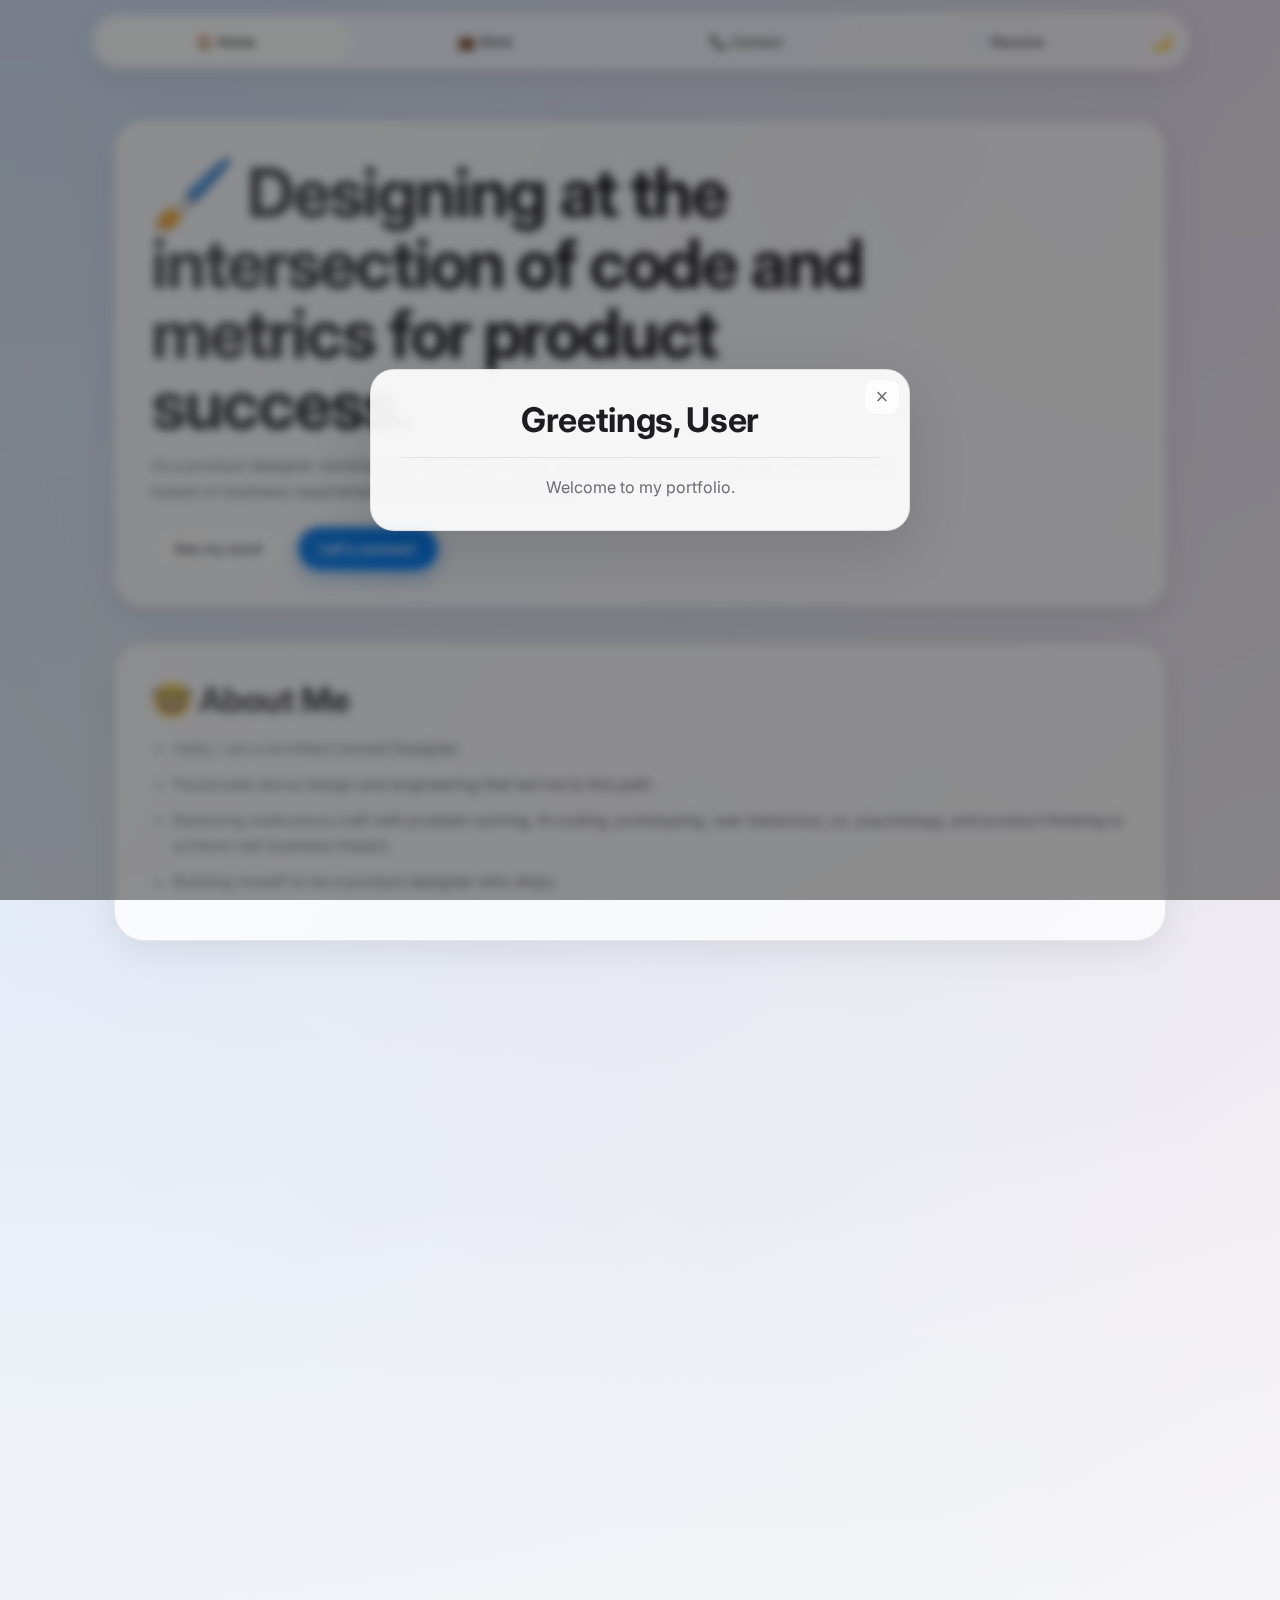
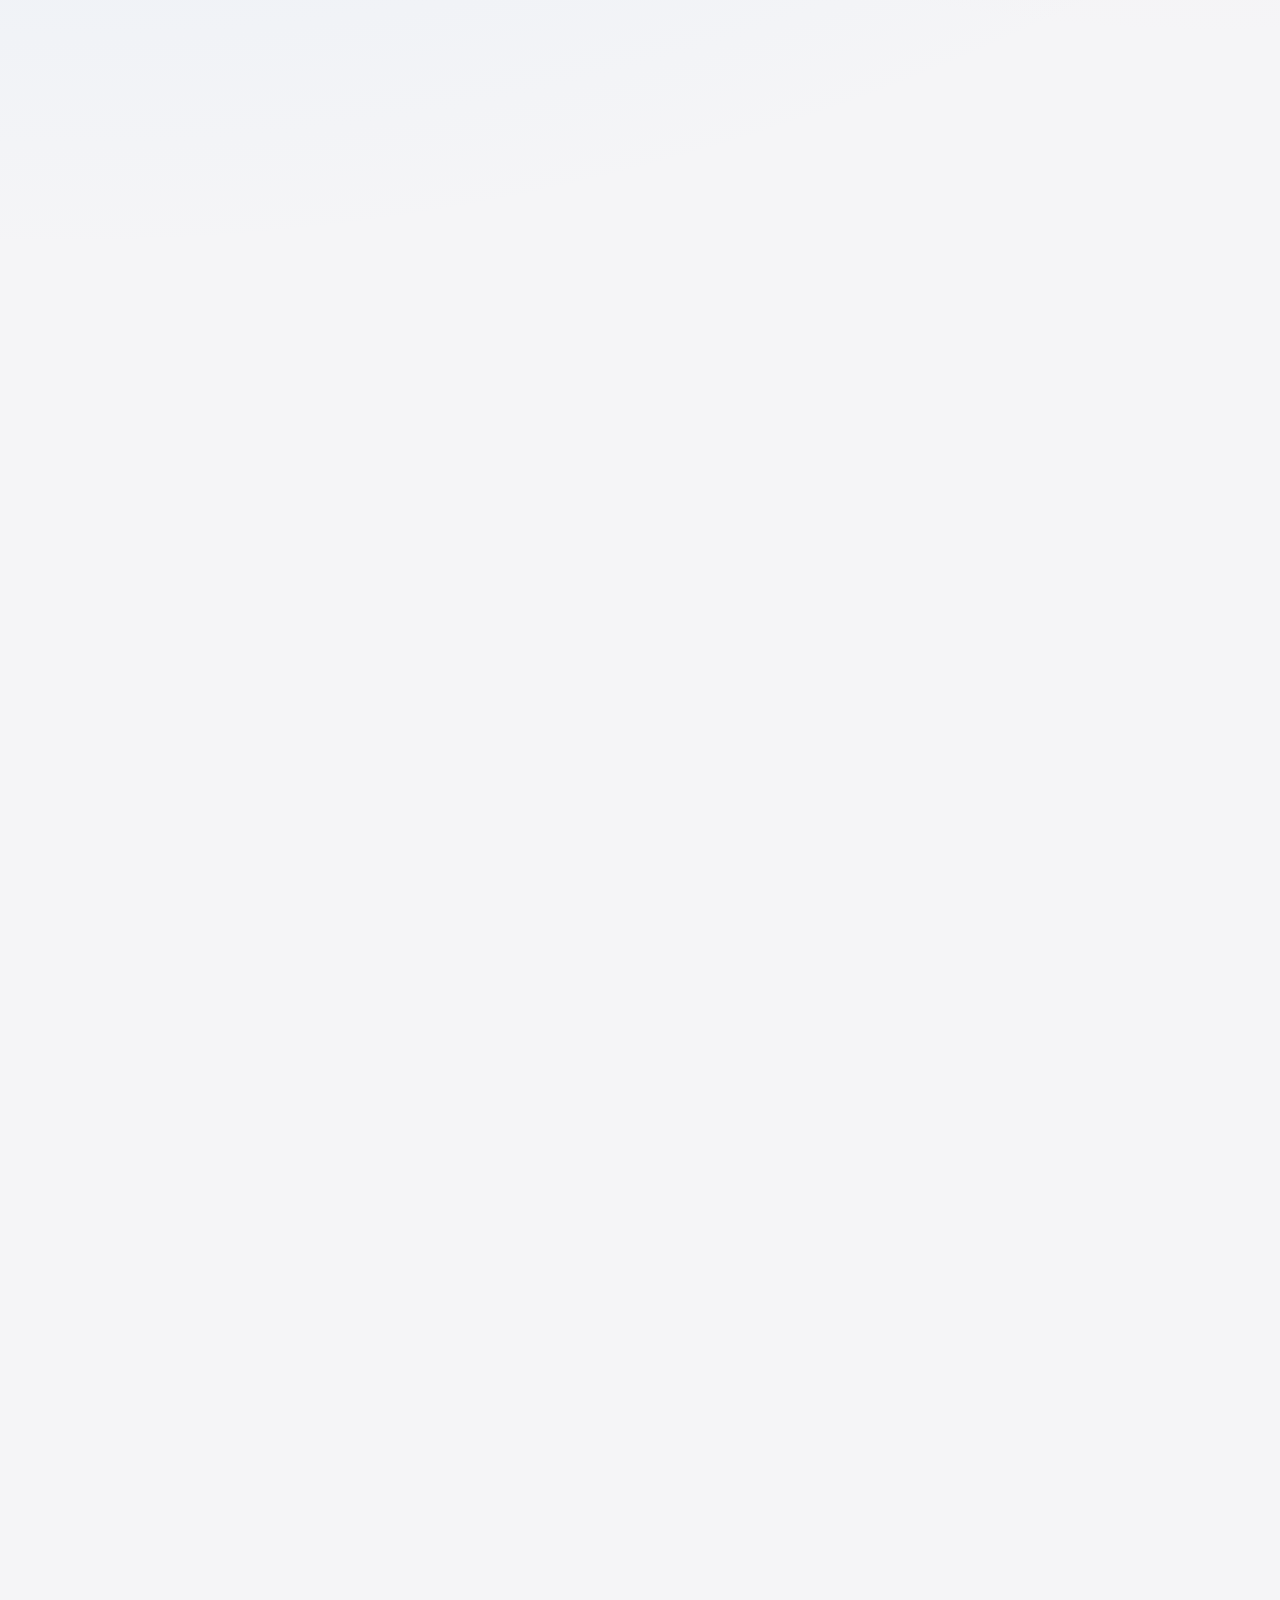
<file: index.html>
<!doctype html>
<html lang="en">
  <head>
    <meta charset="utf-8" />
    <meta name="viewport" content="width=device-width, initial-scale=1" />
    <title> Jatin Davis</title>
    <meta name="description" content="Product designer portfolio." />
    <!-- Preconnect improves font loading performance. -->
    <link rel="preconnect" href="https://fonts.googleapis.com" />
    <link rel="preconnect" href="https://fonts.gstatic.com" crossorigin />
    <!-- Primary typeface used throughout the design. -->
    <link
      href="https://fonts.googleapis.com/css2?family=Inter:wght@400;500;600&display=swap"
      rel="stylesheet"
    />
    <!-- Favicon for the browser tab. -->
    <link rel="icon" type="image/png" href="assets/Group 2.png" />
    <!-- Main stylesheet for layout, typography, and components. -->
    <link rel="stylesheet" href="css/styles.css" />
  </head>
  <body>
    <!-- Page wrapper keeps content centered to the Figma frame width. -->
    <div class="page" data-node-id="22383:868">
      <!-- Fixed primary navigation. -->
      <nav class="site-nav" aria-label="Primary">
            <button class="nav-toggle" type="button" aria-label="Open menu">🍔</button>
        <a class="nav-item nav-item--active" href="#home">🏠 Home</a>
        <a class="nav-item" href="#projects">💼 Work</a>  
        <a class="nav-item" href="#contact">📞 Contact</a>
        <a class="nav-item" href="#resume">📄 Resume</a>
        <button class="theme-toggle" type="button" aria-label="Toggle dark mode" aria-pressed="false">☀️</button>
      </nav>

      <!-- Hero section with headline, supporting copy, and primary actions. -->
      <section id="home" class="hero">
        <div class="hero-copy">
          <h1>🖌️ Designing at the intersection of code and metrics for product success.</h1>
          <p>
            As a product designer working in an AI startup, i understand how important shipping critical
            features based on business requirement is for a product’s success.
          </p>
        </div>
        <div class="button-group">
          <a class="btn btn--subtle" href="#projects">See my work</a>
          <!-- Anchor styled as button to jump to the contact form. -->
          <a class="btn btn--primary" href="#contact">Let's connect</a>
        </div>
      </section>

      <!-- About section with bullet list matching the design. -->
      <section id="about" class="about">
        <h2> 🤓 About Me</h2>
        <ul>
          <li>Hello, i am a Architect turned Designer.</li>
          <li>
            Passionate about design and engineering that led me to this path.
          </li>
          <li>
            Balancing meticulous craft with problem solving, AI coding,
            prototyping, user behaviour, ux, psychology, and product thinking to
            achieve real business impact.
          </li>
          <li>
            Building myself to be a product designer who ships.
          </li>
        </ul>
      </section>

      <!-- Work experience split layout: heading on the left, items on the right. -->
      <section id="work" class="split">
        <h2> 💼 Work Experience</h2>
        <div class="split-list">
          <article class="experience">
            <div class="experience-meta">
              <h3>Cardtree AI, Bangaluru.</h3>
              <span>Product designer, 2 months</span>
            </div>
            <p>Cardtree is a digital bio and AI twin startup. Here, i am working end to end on the 0 to 1 product features for cardtree ai.</p>
          </article>
          <article class="experience">
            <div class="experience-meta">
              <h3>Quilo chrome extension/ F1 Youtube channel, Bangaluru.</h3>
              <span>Product designer, developer, content creator, 5 months</span>
            </div>
            <p>After 2+ years at maruti suzuki , i wanted to move to bangalore and test AI tools. i Built my own product, Quilo chrome entension with AI and laucnhed it on google chrome webstore that had 600+ users and i also built my youtube channel with 1 million+ views.</p>
          </article>
          <article class="experience">
            <div class="experience-meta">
              <h3>Maruti Suzuki, Gurugram.</h3>
              <span>Product designer, 2.2 years</span>
            </div>
            <p>At Maruti Suzuki i was working on the next generation of In - vehicle infotainment systems for Maruti Suzuki cars.</p>
          </article>
          <article class="experience">  
            <div class="experience-meta">
              <h3>Accurate & Associates pvt ltd, New Delhi.</h3>
              <span>Junior architect, 1 year</span>
            </div>
            <p>At Accurate & Associates Pvt Ltd, i was working on the Architecture design and construction drawings of housing projects in Haridwar.</p>
          </article>
          <article class="experience">  
            <div class="experience-meta">
              <h3>Colliers International, New Delhi.</h3>
              <span>Assistant architect, 6 months</span>
            </div>
            <p>At Colliers international, i was working on the Adani Smasara housing project in Gurugram. where i was working on the construction drawings for the project that were implemented in the housing project. </p>
          </article>
        </div>
      </section>

      <!-- Projects split layout mirrors the work experience structure. -->
      <section id="projects" class="split">
        <h2> 🛠️ Projects</h2>
        <div class="split-list">
          <article class="experience">
            <div class="experience-meta">
              <h3><a class="project-link" href="projects/cardtree-ai.html">Cardtree AI ➡️</a></h3>
              <span>Product design and Visual design.</span>
            </div>
            <p>Worked on the end to end product features for cardtree ai from onboarding to visual design work for the AI twin of Cardtree AI. </p>
          </article>
          <article class="experience">
            <div class="experience-meta">
              <h3><a class="project-link" href="projects/quilo-chrome-extension.html">Quilo chrome ext ➡️</a></h3>
              <span>Product designer and developer.</span>
            </div>
            <p>Designed and developed a chrome extension launched on google webstore that has 600+ users.</p>
          </article>
          <article class="experience">
            <div class="experience-meta">
              <h3><a class="project-link" href="projects/youtube-channel.html">Youtube channel with 1 million+ views ➡️</a></h3>
              <span>Video editing and content creation.</span>
            </div>
            <p>Built a 1 million+ youtube channel from scratch on a channel focused on Formula 1 and motorsport.</p>
          </article>
          <article class="experience">
            <div class="experience-meta">
              <h3><a class="project-link" href="projects/smart-play-pro-x.html">Smart Play pro X, Maruti Suzuki ➡️</a></h3>
              <span>UX design, User flows, high fidelity design, design system. </span>
            </div>
            <p>The Infotainment system debuted with the launch of the Maruti Suzuki Victoris in india and it will be launched in japanese and european variants around the world.</p>
          </article>
          <article class="experience">
            <div class="experience-meta">
              <h3><a class="project-link" href="projects/u3k-instrument-cluster.html">U3K Instrument cluster, Maruti Suzuki ➡️</a></h3>
              <span> Ux design and visual design. </span>
            </div>
            <p>The Infotainment system debuted with the launch of the Maruti Suzuki Victoris in india and it will be launched in japanese and european variants around the world.</p>
          </article>
        </div>
      </section>

 <!-- Education split layout: heading on the left, items on the right. -->
      <section id="education" class="split">
        <h2> 📖 Education</h2>
        <div class="split-list">
          <article class="education-item">
            <div class="education-meta">
              <h3>Jamia Millia Islamia, New Delhi.</h3>
              <span>Master in design, product design</span>
            </div>
            <p>I did my masters in design, product design from Jamia Millia Islamia, New Delhi. Got placed in Maruti Suzuki as a product desginer. Had privilege of learning from the best teachers in the industry, including Lalit kumar das, Naveen Rampal and Jatin Bhatt. </p>
          </article>
          <article class="education-item">
            <div class="education-meta">
              <h3>Guru Gobind Singh Indraprastha University, New Delhi.</h3>
              <span>Bachelor of Architecture, architecture design</span>
            </div>
            <p>I did my bachelors in architecture from Indraprashtha university and specialised in architecture design and tools such as revit, Autocad, sketchup, lumion and vray for rendering</p>
          </article>
          <article class="education-item">
            <div class="education-meta">
              <h3>St. Columba's school, New Delhi.</h3>
              <span>PCM and engineering drawing.</span>
            </div>
            <p>I took Physics, chemistry, maths with engineering drawing as my major subjects and got 86.4% in my 12th board exams.</p>
        </div>
      </section>

      <!-- Contact section with a simple mailto form. -->
      <section id="contact" class="contact">
        <h2>✉️ Contact</h2>
        <form
          class="contact-form"
          name="contact"
          method="post"
          data-netlify="true"
          data-netlify-honeypot="bot-field"
        >
          <input type="hidden" name="form-name" value="contact" />
          <p style="display: none;">
            <label>
              Don’t fill this out:
              <input name="bot-field" />
            </label>
          </p>
          <label>
            <span>Name</span>
            <input type="text" name="name" placeholder="Type your name" required />
          </label>
          <label>
            <span>Email</span>
            <input type="email" name="email" placeholder="Type your email" required />
          </label>
          <label>
            <span>Message</span>
            <textarea name="message" rows="4" placeholder="Type your message" required></textarea>
          </label>
          <div class="form-actions">
            <button class="btn btn--primary" type="submit">Submit</button>
          </div>
        </form>
      </section>

      <!-- Footer includes attribution and contact links. -->
      <footer class="site-footer" id="resume">
        <p>Thought, designed & coded by me with ❤️.</p>
        <div class="footer-links">
          <a href="https://www.linkedin.com/in/jatin-davis-b5a256136/" rel="noreferrer" target="_blank"
            >Linkedin</a
          >
          <a href="#resume">Resume</a>
          <span>8920152733</span>
          <a href="https://www.youtube.com" rel="noreferrer" target="_blank"
            >Youtube channel</a
          >
          <a href="mailto:jatindavis5@gmail.com">jatindavis5@gmail.com</a>
        </div>
      </footer>
    </div>

    <div class="welcome-modal" role="dialog" aria-modal="true" aria-labelledby="welcome-title" aria-hidden="true">
      <div class="welcome-modal__backdrop" data-modal-close></div>
      <div class="welcome-modal__card" role="document">
        <button class="welcome-modal__close" type="button" aria-label="Close welcome message" data-modal-close>
          ×
        </button>
        <h2 id="welcome-title">Greetings, User</h2>
        <div class="welcome-modal__rule" aria-hidden="true"></div>
        <p>Welcome to my portfolio.</p>
      </div>
    </div>

    <!-- Minimal JS enhancement hook. -->
    <script src="js/main.js"></script>
  </body>
</html>
</file>
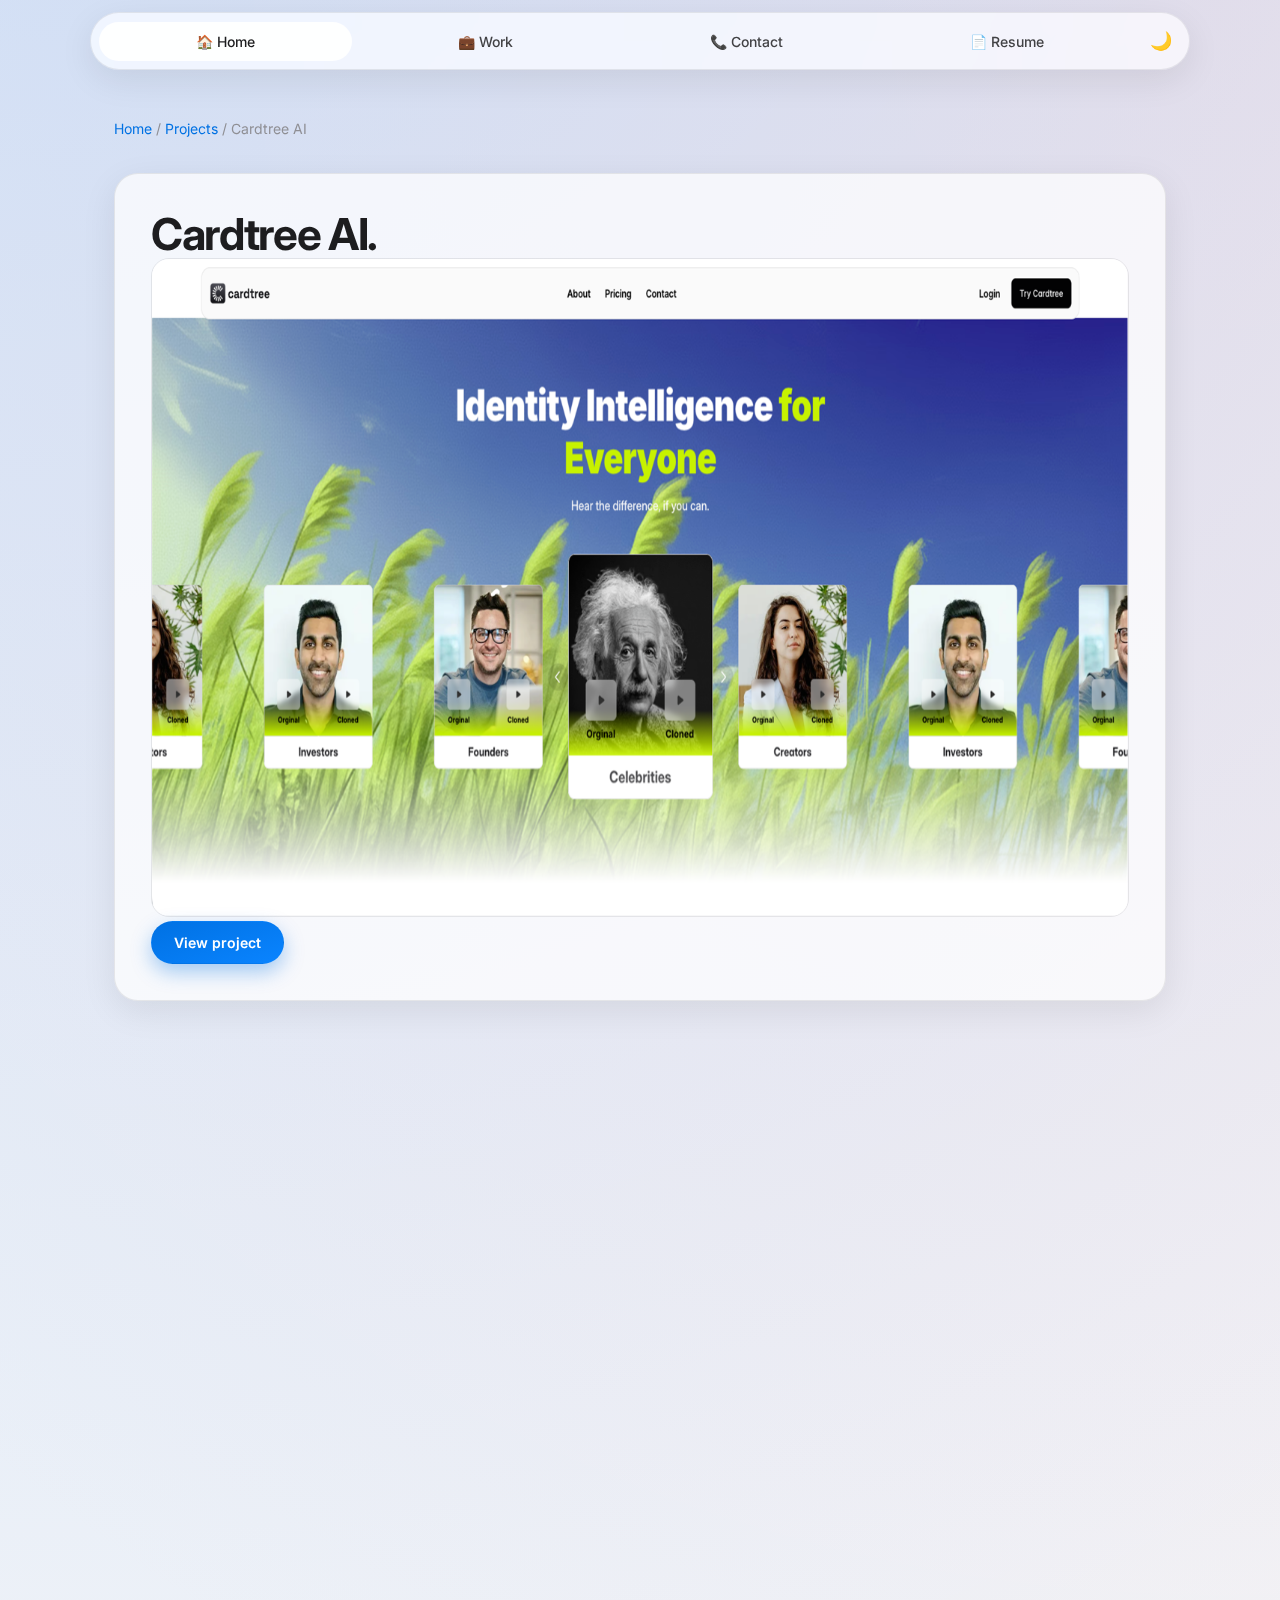
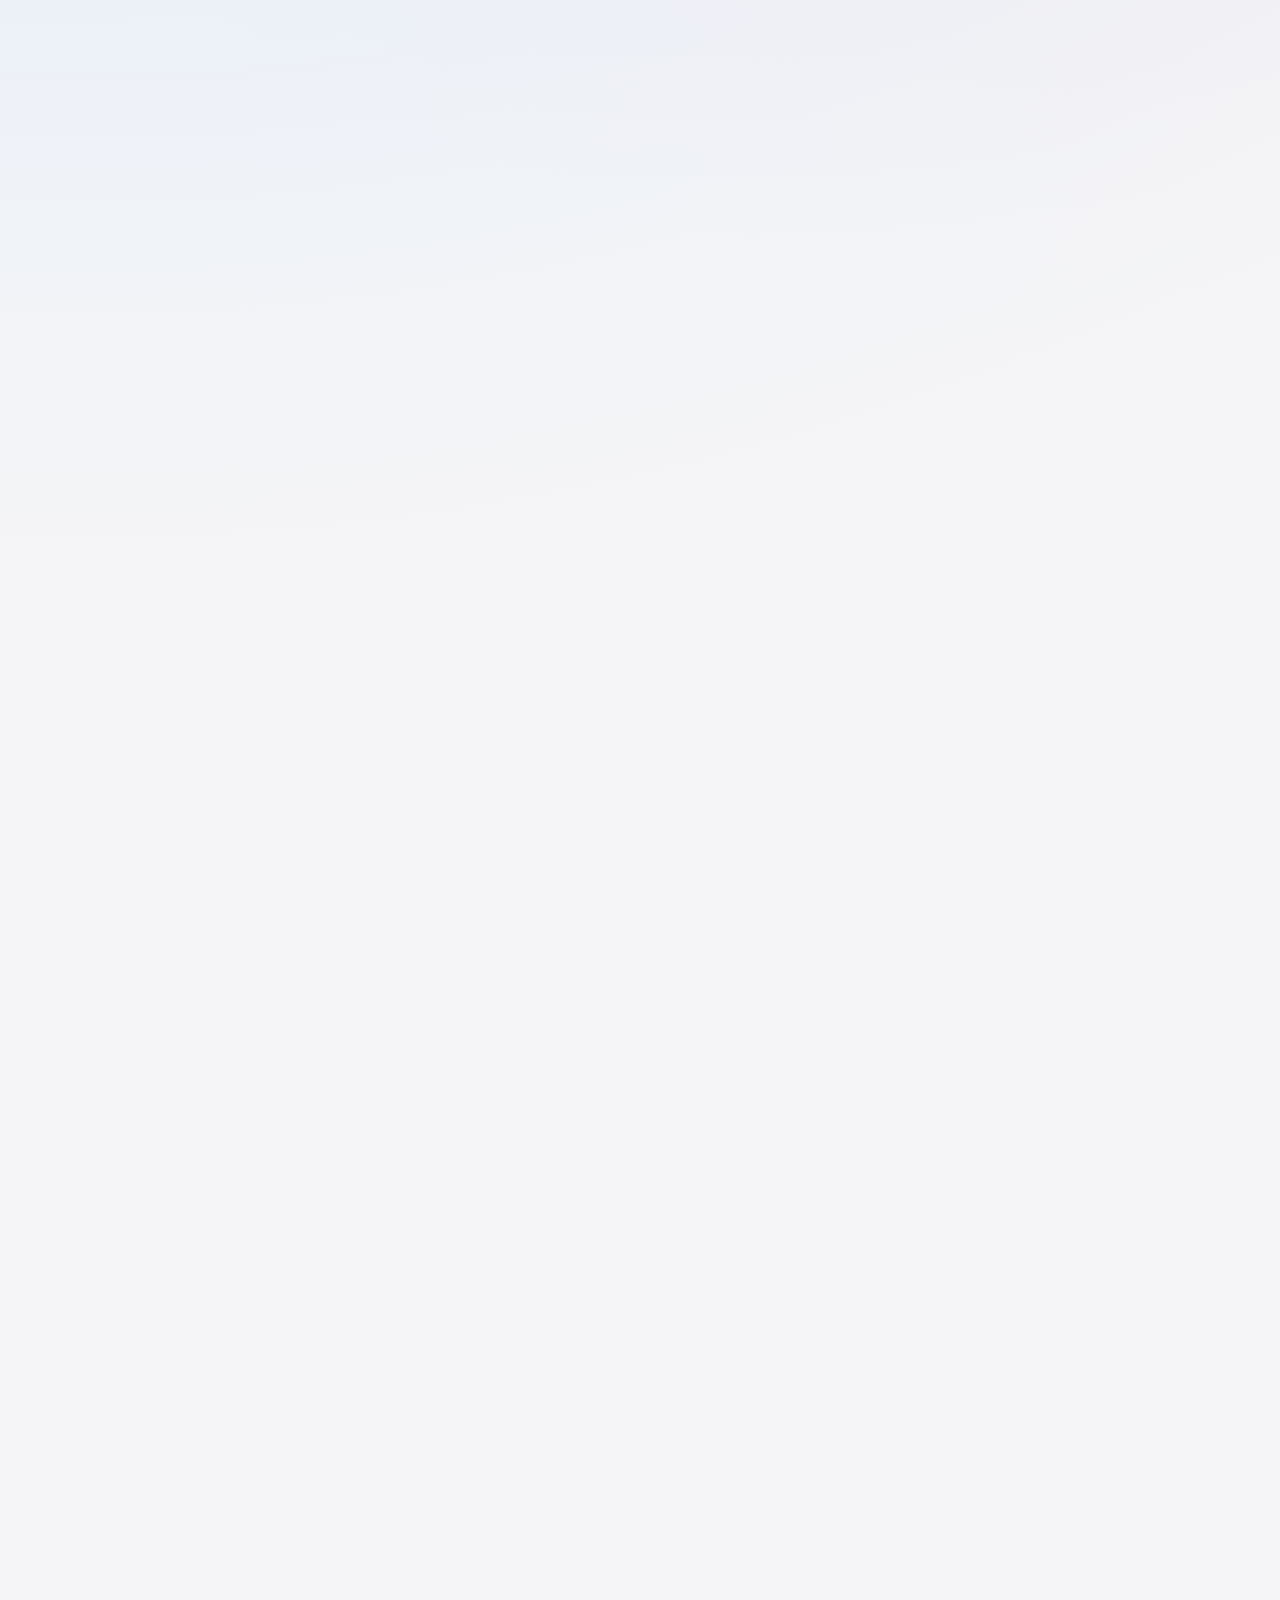
<file: projects/cardtree-ai.html>
<!doctype html>
<html lang="en">
  <head>
    <meta charset="utf-8" />
    <meta name="viewport" content="width=device-width, initial-scale=1" />
    <title>Cardtree AI | Jatin Davis</title>
    <meta name="description" content="Case study for Cardtree AI." />
    <link rel="preconnect" href="https://fonts.googleapis.com" />
    <link rel="preconnect" href="https://fonts.gstatic.com" crossorigin />
    <link
      href="https://fonts.googleapis.com/css2?family=Inter:wght@400;500;600&display=swap"
      rel="stylesheet"
    />
    <link rel="icon" type="image/png" href="../assets/Group 2.png" />
    <link rel="stylesheet" href="../css/styles.css" />
  </head>
  <body>
    <div class="page">
      <nav class="site-nav" aria-label="Primary">
            <button class="nav-toggle" type="button" aria-label="Open menu">🍔</button>
        <a class="nav-item nav-item--active" href="../index.html#home">🏠 Home</a>
        <a class="nav-item" href="../index.html#projects">💼 Work</a>
        <a class="nav-item" href="../index.html#contact">📞 Contact</a>
        <a class="nav-item" href="../index.html#resume">📄 Resume</a>
        <button class="theme-toggle" type="button" aria-label="Toggle dark mode" aria-pressed="false">☀️</button>
      </nav>

      <div class="breadcrumbs" aria-label="Breadcrumb">
        <a href="../index.html#home">Home</a>
        <span>/</span>
        <a href="../index.html#projects">Projects</a>
        <span>/</span>
        <span>Cardtree AI</span>
      </div>

      <section class="project-hero">
        <h1 class="project-hero__title">Cardtree AI.</h1>
        <picture>
          <source
            type="image/webp"
            srcset="../assets/cardtree ai-652w.webp 652w, ../assets/cardtree ai-1304w.webp 1304w"
            sizes="(max-width: 720px) 100vw, 652px"
          />
          <img
            src="../assets/cardtree ai-1304w.png"
            srcset="../assets/cardtree ai-652w.png 652w, ../assets/cardtree ai-1304w.png 1304w"
            sizes="(max-width: 720px) 100vw, 652px"
            width="1304"
            height="659"
            alt="Cardtree AI project preview"
            class="project-hero__media"
            decoding="async"
          />
        </picture>
        <div class="button-group button-group--justify">
          <a class="btn btn--primary" href="https://cardtree.ai/" target="_blank" rel="noopener">View project</a>
        </div>
      </section>
      <section class="project-section">
        <h2>Cardtree AI - Digital Twin Platform for Professionals and Teams.</h2>
        <picture>
          <source
            type="image/webp"
            srcset="../assets/Cardtree Digital Twin Platform - Pitch Deck - VC-652w.webp 652w, ../assets/Cardtree Digital Twin Platform - Pitch Deck - VC-1304w.webp 1304w"
            sizes="(max-width: 720px) 100vw, 652px"
          />
          <img
            src="../assets/Cardtree Digital Twin Platform - Pitch Deck - VC-1304w.jpg"
            srcset="../assets/Cardtree Digital Twin Platform - Pitch Deck - VC-652w.jpg 652w, ../assets/Cardtree Digital Twin Platform - Pitch Deck - VC-1304w.jpg 1304w"
            sizes="(max-width: 720px) 100vw, 652px"
            width="1304"
            height="734"
            alt="Cardtree AI project preview"
            class="project-hero__media"
            loading="lazy"
            decoding="async"
          />
        </picture>
        <ul>
          <li>AI Doubles that talk, act, and convert.</li>
          <li>Trained on a user’s voice, knowledge, and behavior.</li>
          <li>to scale availability and expertise.</li>
        </ul>
        <picture>
          <source
            type="image/webp"
            srcset="../assets/Cardtree Digital Twin Platform - Pitch Deck - VC 2-652w.webp 652w, ../assets/Cardtree Digital Twin Platform - Pitch Deck - VC 2-1304w.webp 1304w"
            sizes="(max-width: 720px) 100vw, 652px"
          />
          <img
            src="../assets/Cardtree Digital Twin Platform - Pitch Deck - VC 2-1304w.jpg"
            srcset="../assets/Cardtree Digital Twin Platform - Pitch Deck - VC 2-652w.jpg 652w, ../assets/Cardtree Digital Twin Platform - Pitch Deck - VC 2-1304w.jpg 1304w"
            sizes="(max-width: 720px) 100vw, 652px"
            width="1304"
            height="734"
            alt="Cardtree AI project preview"
            class="project-hero__media"
            loading="lazy"
            decoding="async"
          />
        </picture>
        <picture>
          <source
            type="image/webp"
            srcset="../assets/Cardtree Digital Twin Platform - Pitch Deck - VC (1)-652w.webp 652w, ../assets/Cardtree Digital Twin Platform - Pitch Deck - VC (1)-1304w.webp 1304w"
            sizes="(max-width: 720px) 100vw, 652px"
          />
          <img
            src="../assets/Cardtree Digital Twin Platform - Pitch Deck - VC (1)-1304w.jpg"
            srcset="../assets/Cardtree Digital Twin Platform - Pitch Deck - VC (1)-652w.jpg 652w, ../assets/Cardtree Digital Twin Platform - Pitch Deck - VC (1)-1304w.jpg 1304w"
            sizes="(max-width: 720px) 100vw, 652px"
            width="1304"
            height="734"
            alt="Cardtree AI project preview"
            class="project-hero__media"
            loading="lazy"
            decoding="async"
          />
        </picture>
        <picture>
          <source
            type="image/webp"
            srcset="../assets/Cardtree Digital Twin Platform - Pitch Deck - VC (2)-652w.webp 652w, ../assets/Cardtree Digital Twin Platform - Pitch Deck - VC (2)-1304w.webp 1304w"
            sizes="(max-width: 720px) 100vw, 652px"
          />
          <img
            src="../assets/Cardtree Digital Twin Platform - Pitch Deck - VC (2)-1304w.jpg"
            srcset="../assets/Cardtree Digital Twin Platform - Pitch Deck - VC (2)-652w.jpg 652w, ../assets/Cardtree Digital Twin Platform - Pitch Deck - VC (2)-1304w.jpg 1304w"
            sizes="(max-width: 720px) 100vw, 652px"
            width="1304"
            height="734"
            alt="Cardtree AI project preview"
            class="project-hero__media"
            loading="lazy"
            decoding="async"
          />
        </picture>
        <picture>
          <source
            type="image/webp"
            srcset="../assets/Cardtree Digital Twin Platform - Pitch Deck - VC 3-652w.webp 652w, ../assets/Cardtree Digital Twin Platform - Pitch Deck - VC 3-1304w.webp 1304w"
            sizes="(max-width: 720px) 100vw, 652px"
          />
          <img
            src="../assets/Cardtree Digital Twin Platform - Pitch Deck - VC 3-1304w.jpg"
            srcset="../assets/Cardtree Digital Twin Platform - Pitch Deck - VC 3-652w.jpg 652w, ../assets/Cardtree Digital Twin Platform - Pitch Deck - VC 3-1304w.jpg 1304w"
            sizes="(max-width: 720px) 100vw, 652px"
            width="1304"
            height="734"
            alt="Cardtree AI project preview"
            class="project-hero__media"
            loading="lazy"
            decoding="async"
          />
        </picture>
      <ul>
        <li>I am involved in designing 0 - 1 features for the product and working with the founder and engineers to get the best result.</li>
      </ul>
      </section>

      <footer class="site-footer" id="resume">
        <p>Thought, designed & amp; coded by me with ❤️.</p>
        <div class="footer-links">
          <a href="https://www.linkedin.com/in/jatin-davis-b5a256136/" rel="noreferrer" target="_blank"
            >Linkedin</a
          >
          <a href="#resume">Resume</a>
          <span>8920152733</span>
          <a href="https://www.youtube.com" rel="noreferrer" target="_blank"
            >Youtube channel</a
          >
          <a href="mailto:jatindavis5@gmail.com">jatindavis5@gmail.com</a>
        </div>
      </footer>
    </div>

    <script src="../js/main.js"></script>
  </body>
</html>
</file>
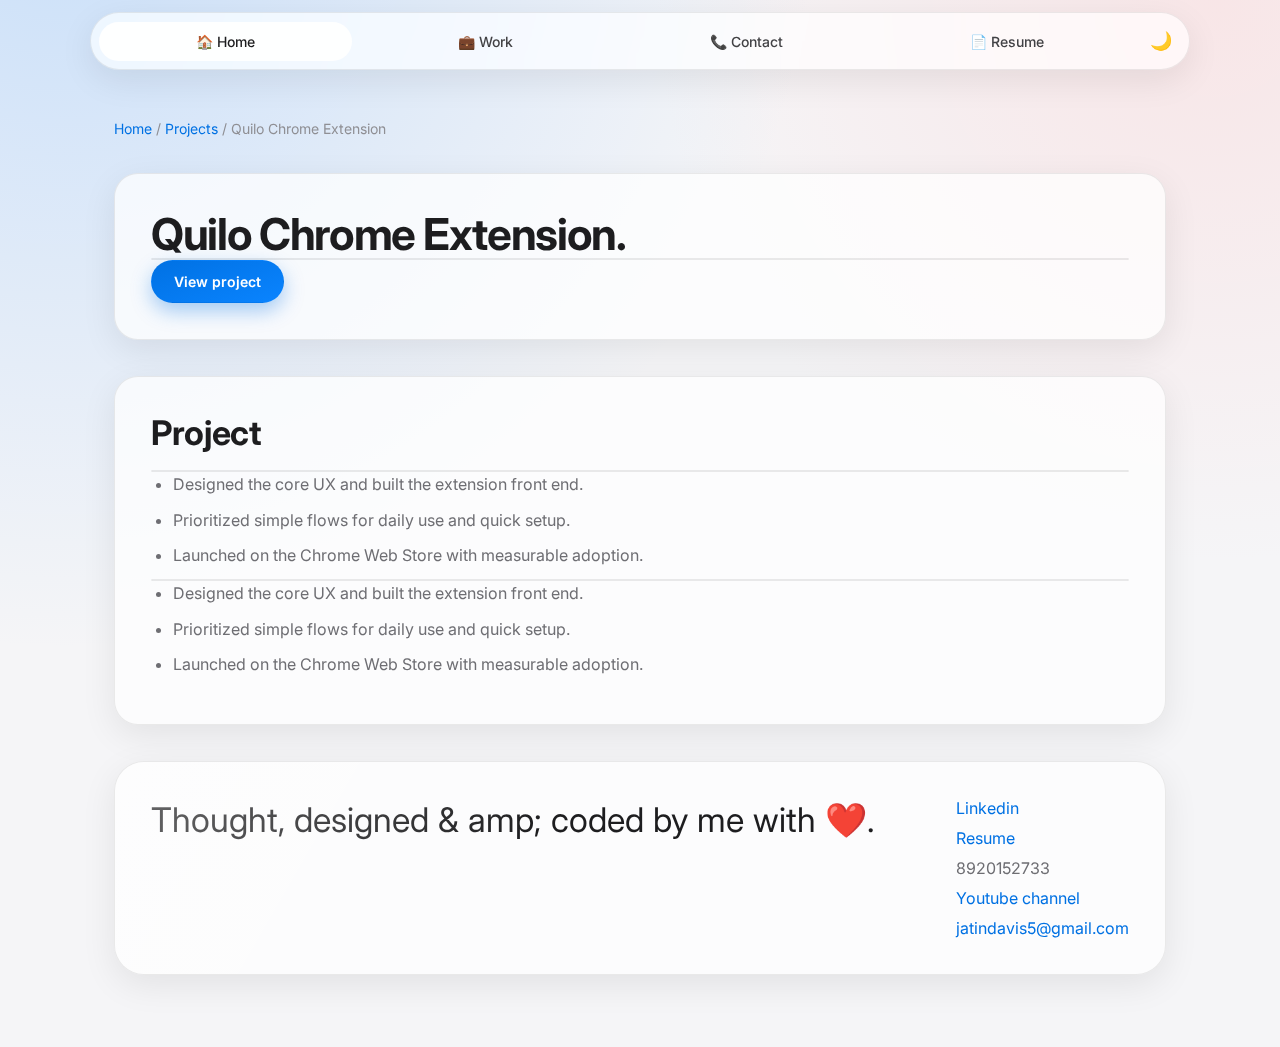
<file: projects/quilo-chrome-extension.html>
<!doctype html>
<html lang="en">
  <head>
    <meta charset="utf-8" />
    <meta name="viewport" content="width=device-width, initial-scale=1" />
    <title>Quilo Chrome Extension | Jatin Davis</title>
    <meta name="description" content="Case study for the Quilo Chrome Extension." />
    <link rel="preconnect" href="https://fonts.googleapis.com" />
    <link rel="preconnect" href="https://fonts.gstatic.com" crossorigin />
    <link
      href="https://fonts.googleapis.com/css2?family=Inter:wght@400;500;600&display=swap"
      rel="stylesheet"
    />
    <link rel="icon" type="image/png" href="../assets/Group 2.png" />
    <link rel="stylesheet" href="../css/styles.css" />
  </head>
  <body>
    <div class="page">
      <nav class="site-nav" aria-label="Primary">
            <button class="nav-toggle" type="button" aria-label="Open menu">🍔</button>
        <a class="nav-item nav-item--active" href="../index.html#home">🏠 Home</a>
        <a class="nav-item" href="../index.html#projects">💼 Work</a>
        <a class="nav-item" href="../index.html#contact">📞 Contact</a>
        <a class="nav-item" href="../index.html#resume">📄 Resume</a>
        <button class="theme-toggle" type="button" aria-label="Toggle dark mode" aria-pressed="false">☀️</button>
      </nav>

      <div class="breadcrumbs" aria-label="Breadcrumb">
        <a href="../index.html#home">Home</a>
        <span>/</span>
        <a href="../index.html#projects">Projects</a>
        <span>/</span>
        <span>Quilo Chrome Extension</span>
      </div>

      <section class="project-hero">
        <h1 class="project-hero__title">Quilo Chrome Extension.</h1>
        <div
          class="project-hero__media"
          role="img"
          aria-label="Quilo Chrome Extension project preview"
        ></div>
        <div class="button-group button-group--justify">
          <a class="btn btn--primary" href="../index.html#contact">View project</a>
        </div>
      </section>
      <section class="project-section">
        <h2>Project</h2>
        <div class="project-hero__media" role="img" aria-label="Quilo Chrome Extension project detail"></div>
        <ul>
          <li>Designed the core UX and built the extension front end.</li>
          <li>Prioritized simple flows for daily use and quick setup.</li>
          <li>Launched on the Chrome Web Store with measurable adoption.</li>
        </ul>
        <div class="project-hero__media" role="img" aria-label="Quilo Chrome Extension project detail"></div>
        <ul>
          <li>Designed the core UX and built the extension front end.</li>
          <li>Prioritized simple flows for daily use and quick setup.</li>
          <li>Launched on the Chrome Web Store with measurable adoption.</li>
        </ul>
      </section>

      <footer class="site-footer" id="resume">
        <p>Thought, designed & amp; coded by me with ❤️.</p>
        <div class="footer-links">
          <a href="https://www.linkedin.com/in/jatin-davis-b5a256136/" rel="noreferrer" target="_blank"
            >Linkedin</a
          >
          <a href="#resume">Resume</a>
          <span>8920152733</span>
          <a href="https://www.youtube.com" rel="noreferrer" target="_blank"
            >Youtube channel</a
          >
          <a href="mailto:jatindavis5@gmail.com">jatindavis5@gmail.com</a>
        </div>
      </footer>
    </div>

    <script src="../js/main.js"></script>
  </body>
</html>
</file>
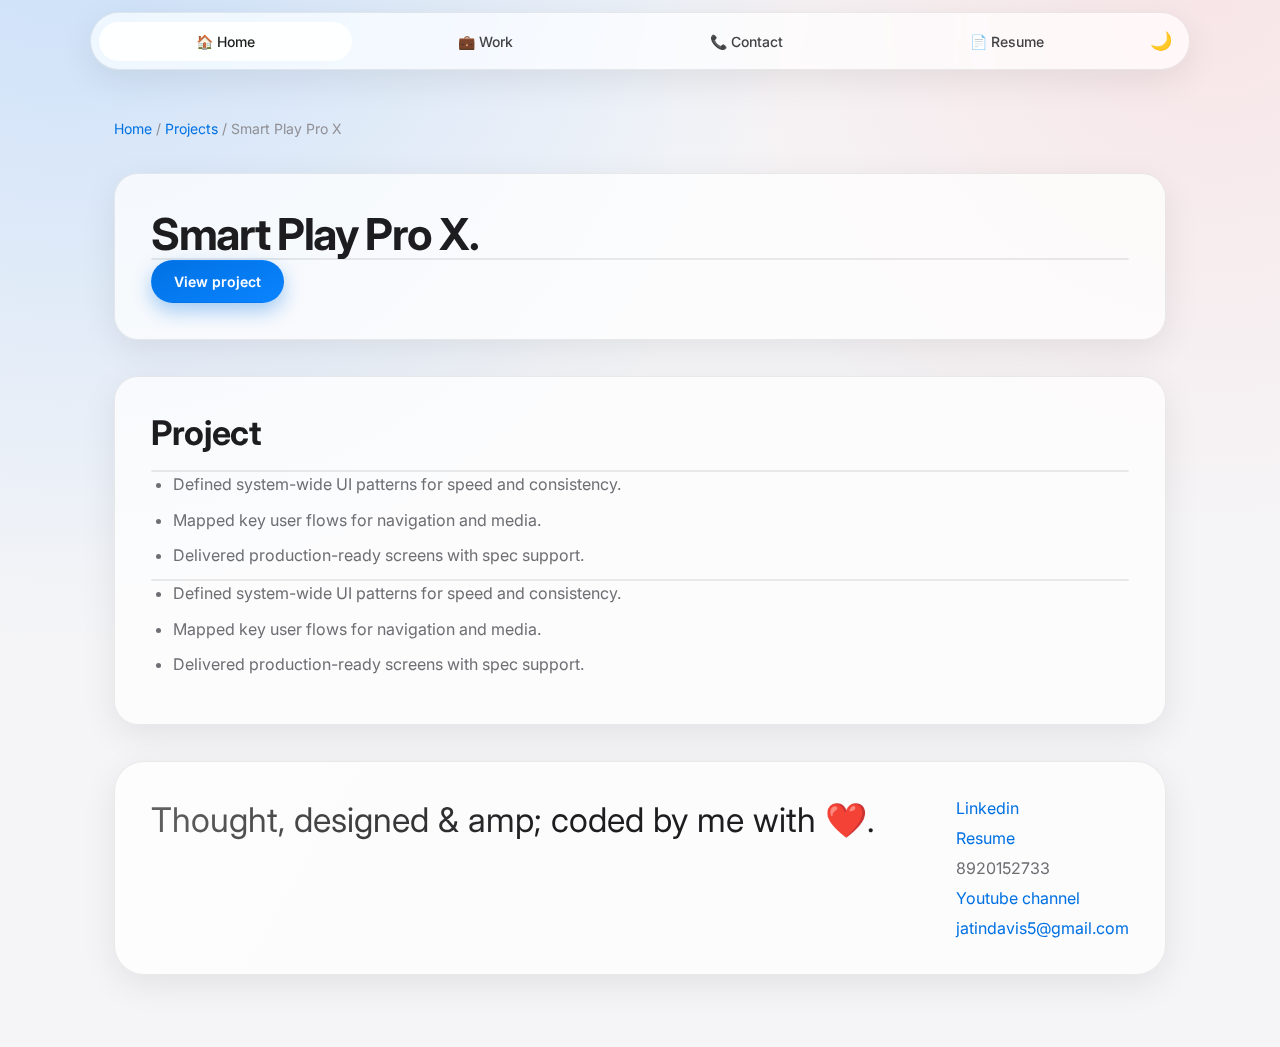
<file: projects/smart-play-pro-x.html>
<!doctype html>
<html lang="en">
  <head>
    <meta charset="utf-8" />
    <meta name="viewport" content="width=device-width, initial-scale=1" />
    <title>Smart Play Pro X | Jatin Davis</title>
    <meta name="description" content="Case study for Smart Play Pro X at Maruti Suzuki." />
    <link rel="preconnect" href="https://fonts.googleapis.com" />
    <link rel="preconnect" href="https://fonts.gstatic.com" crossorigin />
    <link
      href="https://fonts.googleapis.com/css2?family=Inter:wght@400;500;600&display=swap"
      rel="stylesheet"
    />
    <link rel="icon" type="image/png" href="../assets/Group 2.png" />
    <link rel="stylesheet" href="../css/styles.css" />
  </head>
  <body>
    <div class="page">
      <nav class="site-nav" aria-label="Primary">
            <button class="nav-toggle" type="button" aria-label="Open menu">🍔</button>
        <a class="nav-item nav-item--active" href="../index.html#home">🏠 Home</a>
        <a class="nav-item" href="../index.html#projects">💼 Work</a>
        <a class="nav-item" href="../index.html#contact">📞 Contact</a>
        <a class="nav-item" href="../index.html#resume">📄 Resume</a>
        <button class="theme-toggle" type="button" aria-label="Toggle dark mode" aria-pressed="false">☀️</button>
      </nav>

      <div class="breadcrumbs" aria-label="Breadcrumb">
        <a href="../index.html#home">Home</a>
        <span>/</span>
        <a href="../index.html#projects">Projects</a>
        <span>/</span>
        <span>Smart Play Pro X</span>
      </div>

      <section class="project-hero">
        <h1 class="project-hero__title">Smart Play Pro X.</h1>
        <div class="project-hero__media" role="img" aria-label="Smart Play Pro X project preview"></div>
        <div class="button-group button-group--justify">
          <a class="btn btn--primary" href="../index.html#contact">View project</a>
        </div>
      </section>
      <section class="project-section">
        <h2>Project</h2>
        <div class="project-hero__media" role="img" aria-label="Smart Play Pro X project detail"></div>
        <ul>
          <li>Defined system-wide UI patterns for speed and consistency.</li>
          <li>Mapped key user flows for navigation and media.</li>
          <li>Delivered production-ready screens with spec support.</li>
        </ul>
        <div class="project-hero__media" role="img" aria-label="Smart Play Pro X project detail"></div>
        <ul>
          <li>Defined system-wide UI patterns for speed and consistency.</li>
          <li>Mapped key user flows for navigation and media.</li>
          <li>Delivered production-ready screens with spec support.</li>
        </ul>
      </section>

      <footer class="site-footer" id="resume">
        <p>Thought, designed & amp; coded by me with ❤️.</p>
        <div class="footer-links">
          <a href="https://www.linkedin.com" rel="noreferrer" target="_blank"
            >Linkedin</a
          >
          <a href="#resume">Resume</a>
          <span>8920152733</span>
          <a href="https://www.youtube.com" rel="noreferrer" target="_blank"
            >Youtube channel</a
          >
          <a href="mailto:jatindavis5@gmail.com">jatindavis5@gmail.com</a>
        </div>
      </footer>
    </div>

    <script src="../js/main.js"></script>
  </body>
</html>
</file>
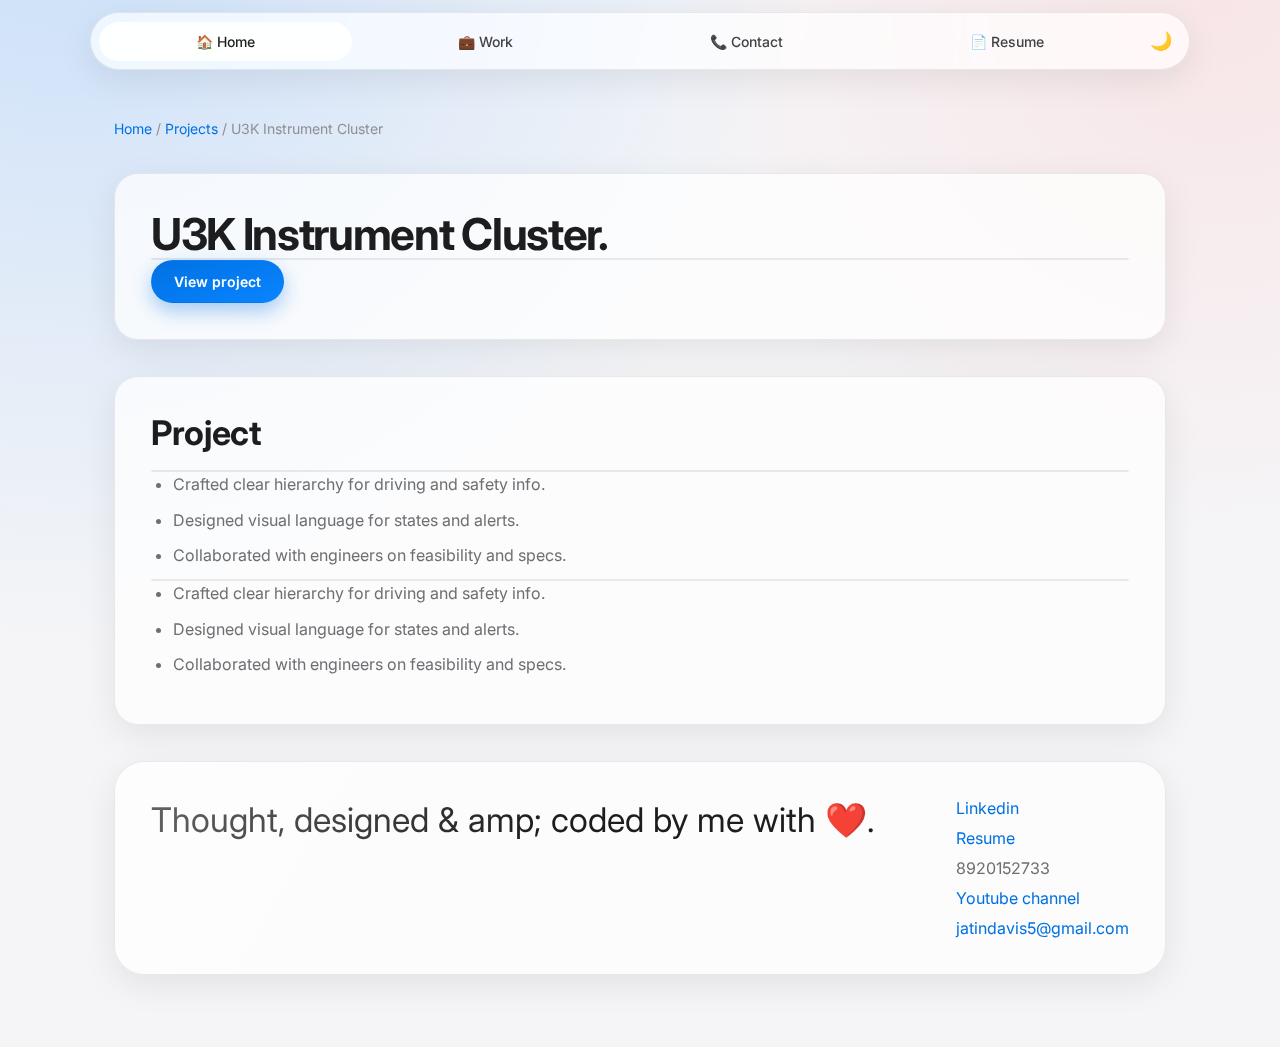
<file: projects/u3k-instrument-cluster.html>
<!doctype html>
<html lang="en">
  <head>
    <meta charset="utf-8" />
    <meta name="viewport" content="width=device-width, initial-scale=1" />
    <title>U3K Instrument Cluster | Jatin Davis</title>
    <meta name="description" content="Case study for the U3K Instrument Cluster at Maruti Suzuki." />
    <link rel="preconnect" href="https://fonts.googleapis.com" />
    <link rel="preconnect" href="https://fonts.gstatic.com" crossorigin />
    <link
      href="https://fonts.googleapis.com/css2?family=Inter:wght@400;500;600&display=swap"
      rel="stylesheet"
    />
    <link rel="icon" type="image/png" href="../assets/Group 2.png" />
    <link rel="stylesheet" href="../css/styles.css" />
  </head>
  <body>
    <div class="page">
      <nav class="site-nav" aria-label="Primary">
            <button class="nav-toggle" type="button" aria-label="Open menu">🍔</button>
        <a class="nav-item nav-item--active" href="../index.html#home">🏠 Home</a>
        <a class="nav-item" href="../index.html#projects">💼 Work</a>
        <a class="nav-item" href="../index.html#contact">📞 Contact</a>
        <a class="nav-item" href="../index.html#resume">📄 Resume</a>
        <button class="theme-toggle" type="button" aria-label="Toggle dark mode" aria-pressed="false">☀️</button>
      </nav>

      <div class="breadcrumbs" aria-label="Breadcrumb">
        <a href="../index.html#home">Home</a>
        <span>/</span>
        <a href="../index.html#projects">Projects</a>
        <span>/</span>
        <span>U3K Instrument Cluster</span>
      </div>

      <section class="project-hero">
        <h1 class="project-hero__title">U3K Instrument Cluster.</h1>
        <div
          class="project-hero__media"
          role="img"
          aria-label="U3K Instrument Cluster project preview"
        ></div>
        <div class="button-group button-group--justify">
          <a class="btn btn--primary" href="../index.html#contact">View project</a>
        </div>
      </section>
      <section class="project-section">
        <h2>Project</h2>
        <div class="project-hero__media" role="img" aria-label="U3K Instrument Cluster project detail"></div>
        <ul>
          <li>Crafted clear hierarchy for driving and safety info.</li>
          <li>Designed visual language for states and alerts.</li>
          <li>Collaborated with engineers on feasibility and specs.</li>
        </ul>
        <div class="project-hero__media" role="img" aria-label="U3K Instrument Cluster project detail"></div>
        <ul>
          <li>Crafted clear hierarchy for driving and safety info.</li>
          <li>Designed visual language for states and alerts.</li>
          <li>Collaborated with engineers on feasibility and specs.</li>
        </ul>
      </section>

      <footer class="site-footer" id="resume">
        <p>Thought, designed & amp; coded by me with ❤️.</p>
        <div class="footer-links">
          <a href="https://www.linkedin.com/in/jatin-davis-b5a256136/" rel="noreferrer" target="_blank"
            >Linkedin</a
          >
          <a href="#resume">Resume</a>
          <span>8920152733</span>
          <a href="https://www.youtube.com" rel="noreferrer" target="_blank"
            >Youtube channel</a
          >
          <a href="mailto:jatindavis5@gmail.com">jatindavis5@gmail.com</a>
        </div>
      </footer>
    </div>

    <script src="../js/main.js"></script>
  </body>
</html>
</file>
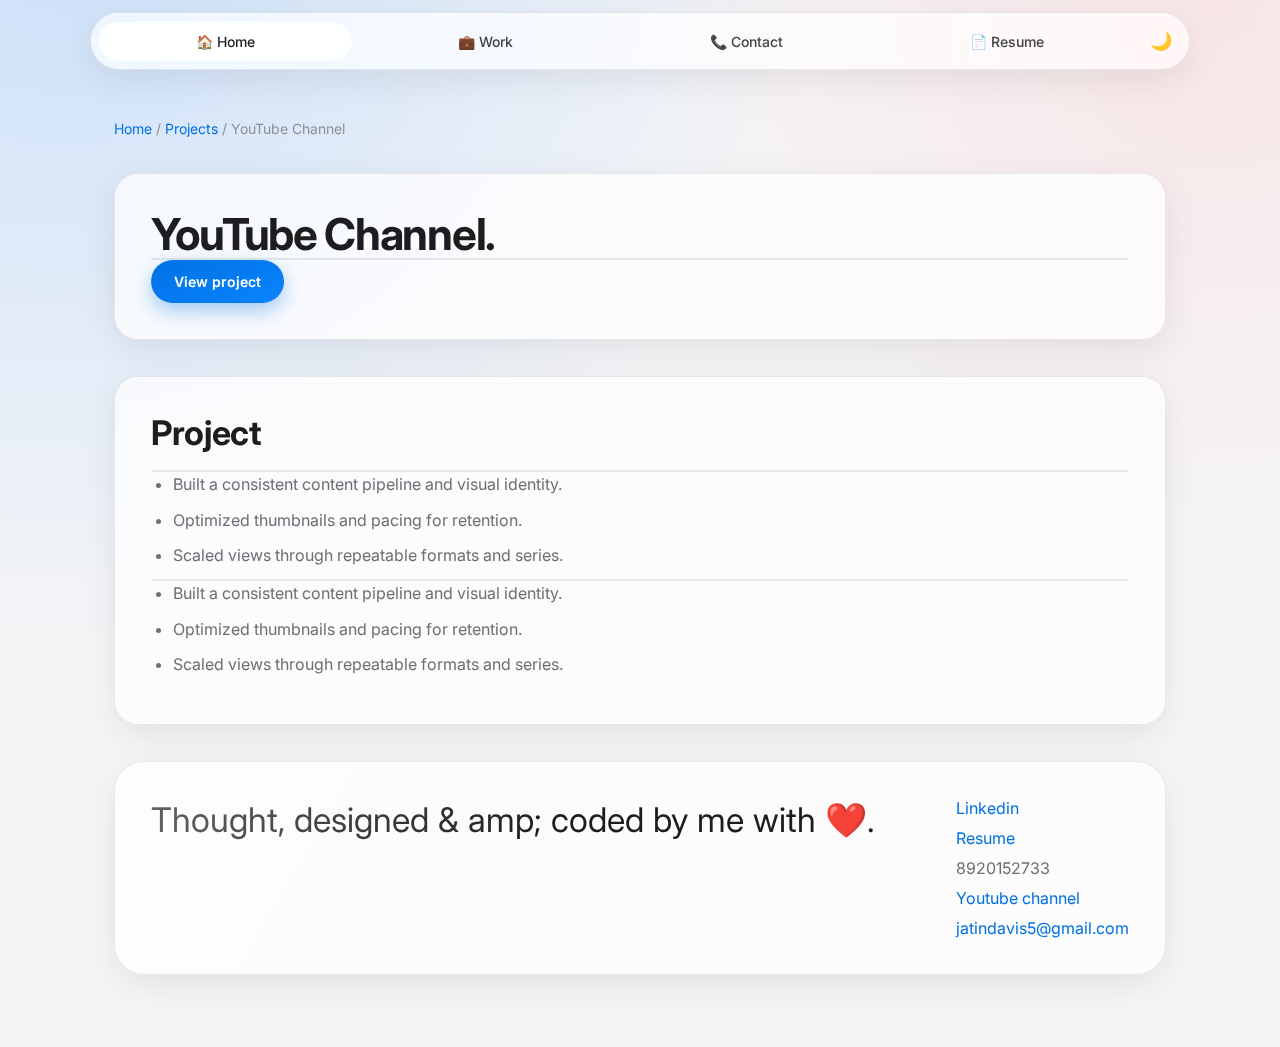
<file: projects/youtube-channel.html>
<!doctype html>
<html lang="en">
  <head>
    <meta charset="utf-8" />
    <meta name="viewport" content="width=device-width, initial-scale=1" />
    <title>YouTube Channel | Jatin Davis</title>
    <meta name="description" content="Case study for a YouTube channel with 1M+ views." />
    <link rel="preconnect" href="https://fonts.googleapis.com" />
    <link rel="preconnect" href="https://fonts.gstatic.com" crossorigin />
    <link
      href="https://fonts.googleapis.com/css2?family=Inter:wght@400;500;600&display=swap"
      rel="stylesheet"
    />
    <link rel="icon" type="image/png" href="../assets/Group 2.png" />
    <link rel="stylesheet" href="../css/styles.css" />
  </head>
  <body>
    <div class="page">
      <nav class="site-nav" aria-label="Primary">
            <button class="nav-toggle" type="button" aria-label="Open menu">🍔</button>
        <a class="nav-item nav-item--active" href="../index.html#home">🏠 Home</a>
        <a class="nav-item" href="../index.html#projects">💼 Work</a>
        <a class="nav-item" href="../index.html#contact">📞 Contact</a>
        <a class="nav-item" href="../index.html#resume">📄 Resume</a>
        <button class="theme-toggle" type="button" aria-label="Toggle dark mode" aria-pressed="false">☀️</button>
      </nav>

      <div class="breadcrumbs" aria-label="Breadcrumb">
        <a href="../index.html#home">Home</a>
        <span>/</span>
        <a href="../index.html#projects">Projects</a>
        <span>/</span>
        <span>YouTube Channel</span>
      </div>

      <section class="project-hero">
        <h1 class="project-hero__title">YouTube Channel.</h1>
        <div class="project-hero__media" role="img" aria-label="YouTube Channel project preview"></div>
        <div class="button-group button-group--justify">
          <a class="btn btn--primary" href="../index.html#contact">View project</a>
        </div>
      </section>
      <section class="project-section">
        <h2>Project</h2>
        <div class="project-hero__media" role="img" aria-label="YouTube Channel project detail"></div>
        <ul>
          <li>Built a consistent content pipeline and visual identity.</li>
          <li>Optimized thumbnails and pacing for retention.</li>
          <li>Scaled views through repeatable formats and series.</li>
        </ul>
        <div class="project-hero__media" role="img" aria-label="YouTube Channel project detail"></div>
        <ul>
          <li>Built a consistent content pipeline and visual identity.</li>
          <li>Optimized thumbnails and pacing for retention.</li>
          <li>Scaled views through repeatable formats and series.</li>
        </ul>
      </section>

      <footer class="site-footer" id="resume">
        <p>Thought, designed & amp; coded by me with ❤️.</p>
        <div class="footer-links">
          <a href="https://www.linkedin.com" rel="noreferrer" target="_blank"
            >Linkedin</a
          >
          <a href="#resume">Resume</a>
          <span>8920152733</span>
          <a href="https://www.youtube.com" rel="noreferrer" target="_blank"
            >Youtube channel</a
          >
          <a href="mailto:jatindavis5@gmail.com">jatindavis5@gmail.com</a>
        </div>
      </footer>
    </div>

    <script src="../js/main.js"></script>
  </body>
</html>
</file>
<file: css/styles.css>
:root {
  color-scheme: light;
  --font-main: "Inter", sans-serif;
  --page-bg: #f5f5f7;
  --surface-1: rgba(255, 255, 255, 0.78);
  --surface-2: rgba(255, 255, 255, 0.92);
  --text-main: #1d1d1f;
  --text-secondary: #424245;
  --text-muted: #6e6e73;
  --text-light: #8f8f94;
  --accent: #0071e3;
  --accent-hover: #0077ed;
  --border-light: rgba(0, 0, 0, 0.08);
  --button-text: #ffffff;
  --shadow-soft: 0 10px 35px rgba(0, 0, 0, 0.08);
  --shadow-elevated: 0 20px 60px rgba(0, 0, 0, 0.12);
}

* {
  box-sizing: border-box;
}

html {
  scroll-behavior: smooth;
}

body {
  margin: 0;
  font-family: var(--font-main);
  background:
    radial-gradient(circle at 5% -10%, rgba(122, 184, 255, 0.35), transparent 45%),
    radial-gradient(circle at 95% 0%, rgba(255, 194, 194, 0.3), transparent 35%),
    var(--page-bg);
  color: var(--text-main);
}

a {
  color: inherit;
  text-decoration: none;
}

.page {
  width: min(1100px, 100%);
  margin: 0 auto;
  padding: 120px 24px 72px;
  display: flex;
  flex-direction: column;
  gap: 36px;
}

.site-nav {
  position: fixed;
  top: 12px;
  left: 50%;
  transform: translateX(-50%);
  width: min(1100px, calc(100% - 24px));
  z-index: 40;
  display: flex;
  align-items: center;
  gap: 8px;
  padding: 8px;
  border-radius: 999px;
  background: color-mix(in srgb, var(--surface-1) 88%, transparent);
  border: 1px solid var(--border-light);
  box-shadow: var(--shadow-soft);
  backdrop-filter: blur(14px) saturate(150%);
}

.site-nav::after {
  content: "";
  position: absolute;
  left: 16px;
  right: 16px;
  bottom: 4px;
  height: 2px;
  border-radius: 999px;
  background: linear-gradient(90deg, var(--accent), #86b8ff);
  transform-origin: left;
  transform: scaleX(var(--scroll-progress, 0));
  opacity: 0.8;
}

.nav-toggle,
.theme-toggle {
  display: inline-flex;
  align-items: center;
  justify-content: center;
  width: 40px;
  height: 40px;
  border: 1px solid transparent;
  border-radius: 999px;
  background: transparent;
  color: var(--text-secondary);
  cursor: pointer;
  font-size: 18px;
}

.nav-toggle {
  display: none;
}


.nav-item {
  flex: 1;
  text-align: center;
  padding: 11px 12px;
  border-radius: 999px;
  font-size: 14px;
  font-weight: 500;
  color: var(--text-secondary);
  transition: background 0.25s ease, color 0.25s ease, transform 0.25s ease;
}

.nav-item--active,
.nav-item:hover,
.nav-item:focus-visible,
.theme-toggle:hover,
.theme-toggle:focus-visible,
.nav-toggle:hover,
.nav-toggle:focus-visible {
  background: var(--surface-2);
  color: var(--text-main);
  outline: none;
}

.hero,
.about,
.split,
.contact,
.site-footer,
.project-hero,
.project-section {
  position: relative;
  background: color-mix(in srgb, var(--surface-1) 92%, transparent);
  border: 1px solid var(--border-light);
  border-radius: 30px;
  box-shadow: var(--shadow-soft);
  padding: 36px;
  overflow: hidden;
}

.hero::before,
.about::before,
.split::before,
.contact::before,
.site-footer::before {
  content: "";
  position: absolute;
  inset: 0;
  background: linear-gradient(120deg, rgba(255, 255, 255, 0.35), transparent 40%);
  pointer-events: none;
}

.hero {
  display: grid;
  gap: 22px;
}

.hero-copy {
  display: grid;
  gap: 12px;
  max-width: 780px;
}

h1 {
  margin: 0;
  font-size: clamp(36px, 6.2vw, 68px);
  line-height: 1.04;
  letter-spacing: -0.03em;
}

h2 {
  margin: 0 0 16px;
  font-size: clamp(26px, 3vw, 34px);
  line-height: 1.2;
  letter-spacing: -0.01em;
}

h3 {
  margin: 0;
  font-size: 21px;
  line-height: 1.35;
  font-weight: 600;
}

p {
  margin: 0;
  color: var(--text-muted);
  font-size: 16px;
  line-height: 1.65;
}

.button-group {
  display: flex;
  flex-wrap: wrap;
  gap: 12px;
}

.btn {
  display: inline-flex;
  align-items: center;
  justify-content: center;
  border: 1px solid transparent;
  border-radius: 999px;
  padding: 12px 22px;
  font-size: 14px;
  font-weight: 600;
  cursor: pointer;
  transition: transform 0.2s ease, box-shadow 0.2s ease, background 0.2s ease;
}

.btn--primary {
  background: linear-gradient(160deg, var(--accent), #0a84ff);
  color: var(--button-text);
  box-shadow: 0 8px 20px rgba(0, 113, 227, 0.35);
}

.btn--primary:hover,
.btn--primary:focus-visible {
  background: linear-gradient(160deg, var(--accent-hover), #1b8dff);
  transform: translateY(-2px);
  outline: none;
}

.btn--subtle {
  background: rgba(255, 255, 255, 0.6);
  color: var(--text-secondary);
  border-color: var(--border-light);
}

.btn--subtle:hover,
.btn--subtle:focus-visible {
  background: var(--surface-2);
  color: var(--text-main);
  outline: none;
}

.about ul,
.project-section ul {
  margin: 0;
  padding-left: 22px;
  color: var(--text-muted);
}

.about li,
.project-section li {
  margin-bottom: 10px;
  line-height: 1.6;
}

.split {
  display: grid;
  grid-template-columns: minmax(220px, 0.85fr) minmax(0, 1.15fr);
  gap: 30px;
}

.split-list {
  display: grid;
  gap: 16px;
}

.experience,
.education-item {
  border: 1px solid var(--border-light);
  border-radius: 20px;
  background: var(--surface-2);
  padding: 20px;
  display: flex;
  flex-direction: column;
  gap: 9px;
  transform: translateY(0);
  transition: transform 0.3s ease, box-shadow 0.3s ease;
}

.experience:hover,
.education-item:hover {
  transform: translateY(-4px);
  box-shadow: 0 16px 30px rgba(0, 0, 0, 0.1);
}

.experience-meta,
.education-meta {
  display: flex;
  flex-direction: column;
  gap: 2px;
}

.experience-meta span,
.education-meta span {
  font-size: 13px;
  color: var(--text-light);
}

.project-link {
  color: var(--accent);
}

.project-link:hover,
.project-link:focus-visible {
  color: var(--accent-hover);
  text-decoration: underline;
  outline: none;
}

.contact-form {
  display: grid;
  gap: 14px;
}

label {
  display: grid;
  gap: 6px;
  color: var(--text-secondary);
  font-size: 14px;
}

input,
textarea {
  width: 100%;
  border: 1px solid var(--border-light);
  border-radius: 14px;
  background: var(--surface-2);
  color: var(--text-main);
  font: inherit;
  padding: 12px 14px;
}

input:focus,
textarea:focus {
  border-color: var(--accent);
  outline: 2px solid color-mix(in srgb, var(--accent) 30%, transparent);
  outline-offset: 1px;
}

textarea {
  resize: vertical;
  min-height: 120px;
}

.form-actions {
  display: flex;
  justify-content: flex-end;
}

.site-footer {
  display: flex;
  justify-content: space-between;
  align-items: flex-start;
  gap: 24px;
}

.site-footer p {
  font-size: clamp(24px, 3vw, 34px);
  line-height: 1.3;
  color: var(--text-main);
}

.footer-links {
  display: grid;
  gap: 10px;
  color: var(--text-muted);
}

.footer-links a {
  color: var(--accent);
}

.footer-links a:hover,
.footer-links a:focus-visible {
  color: var(--accent-hover);
  text-decoration: underline;
  outline: none;
}

.mobile-nav {
  display: none;
  width: 100%;
  flex-direction: column;
  gap: 6px;
  padding-top: 8px;
}

.mobile-nav__item {
  border-radius: 12px;
  padding: 10px 12px;
}

.mobile-nav__item:hover,
.mobile-nav__item:focus-visible {
  background: var(--surface-2);
  outline: none;
}

.welcome-modal {
  position: fixed;
  inset: 0;
  display: none;
  align-items: center;
  justify-content: center;
  z-index: 50;
}

.welcome-modal.is-visible {
  display: flex;
}

.welcome-modal__backdrop {
  position: absolute;
  inset: 0;
  background: rgba(8, 8, 8, 0.45);
  backdrop-filter: blur(5px);
}

.welcome-modal__card {
  position: relative;
  width: min(540px, calc(100% - 24px));
  background: var(--surface-2);
  border-radius: 24px;
  border: 1px solid var(--border-light);
  box-shadow: var(--shadow-elevated);
  padding: 30px;
  text-align: center;
}

.welcome-modal__close {
  position: absolute;
  top: 10px;
  right: 10px;
  border: 0;
  background: transparent;
  width: 34px;
  height: 34px;
  border-radius: 10px;
  color: var(--text-muted);
  cursor: pointer;
  font-size: 22px;
}

.welcome-modal__close:hover,
.welcome-modal__close:focus-visible {
  background: var(--surface-1);
  outline: none;
}

.welcome-modal__rule {
  margin: 16px 0;
  height: 1px;
  background: var(--border-light);
}

.welcome-modal__actions {
  margin-top: 18px;
  display: flex;
  justify-content: center;
}

.project-hero,
.project-section {
  border-radius: 24px;
  gap: 16px;
}

.project-hero__title {
  margin: 0;
  font-size: clamp(30px, 4vw, 44px);
  line-height: 1.1;
}

.project-hero__media {
  width: 100%;
  border-radius: 18px;
  border: 1px solid var(--border-light);
}

.breadcrumbs {
  color: var(--text-light);
  font-size: 14px;
}

.breadcrumbs a {
  color: var(--accent);
}

.breadcrumbs a:hover,
.breadcrumbs a:focus-visible {
  color: var(--accent-hover);
  outline: none;
}

.button-group--justify {
  justify-content: flex-start;
}

[data-animate] {
  opacity: 0;
  transform: translateY(34px) scale(0.985);
  transition: opacity 0.85s ease, transform 0.85s cubic-bezier(0.21, 1, 0.28, 1);
}

[data-animate].is-visible {
  opacity: 1;
  transform: translateY(0) scale(1);
}

.hero {
  transform: translateY(calc(var(--hero-shift, 0) * 1px));
}

@media (prefers-reduced-motion: reduce) {
  html {
    scroll-behavior: auto;
  }

  * {
    animation-duration: 0.01ms !important;
    transition-duration: 0.01ms !important;
  }

  [data-animate] {
    opacity: 1;
    transform: none;
  }
}

@media (max-width: 720px) {
  .page {
    padding: 92px 16px 56px;
    gap: 24px;
  }

  .site-nav {
    width: calc(100% - 16px);
    flex-wrap: wrap;
    border-radius: 22px;
  }

  .nav-toggle {
    display: inline-flex;
  }

  .nav-item {
    display: none;
  }

  .theme-toggle {
    margin-left: auto;
  }

  .site-nav.is-open .mobile-nav {
    display: flex;
  }

  .hero,
  .about,
  .split,
  .contact,
  .site-footer,
  .project-hero,
  .project-section {
    border-radius: 20px;
    padding: 24px;
  }

  .split {
    grid-template-columns: 1fr;
  }

  .site-footer {
    flex-direction: column;
  }

  .button-group {
    flex-direction: column;
    align-items: stretch;
  }
}

[data-theme="dark"] {
  color-scheme: dark;
  --page-bg: #0b0b0d;
  --surface-1: rgba(28, 28, 30, 0.72);
  --surface-2: rgba(38, 38, 41, 0.9);
  --text-main: #f5f5f7;
  --text-secondary: #d1d1d6;
  --text-muted: #a1a1a6;
  --text-light: #8e8e93;
  --accent: #0a84ff;
  --accent-hover: #4f9fff;
  --border-light: rgba(255, 255, 255, 0.12);
  --shadow-soft: 0 14px 40px rgba(0, 0, 0, 0.55);
  --shadow-elevated: 0 18px 60px rgba(0, 0, 0, 0.65);
}
</file>
